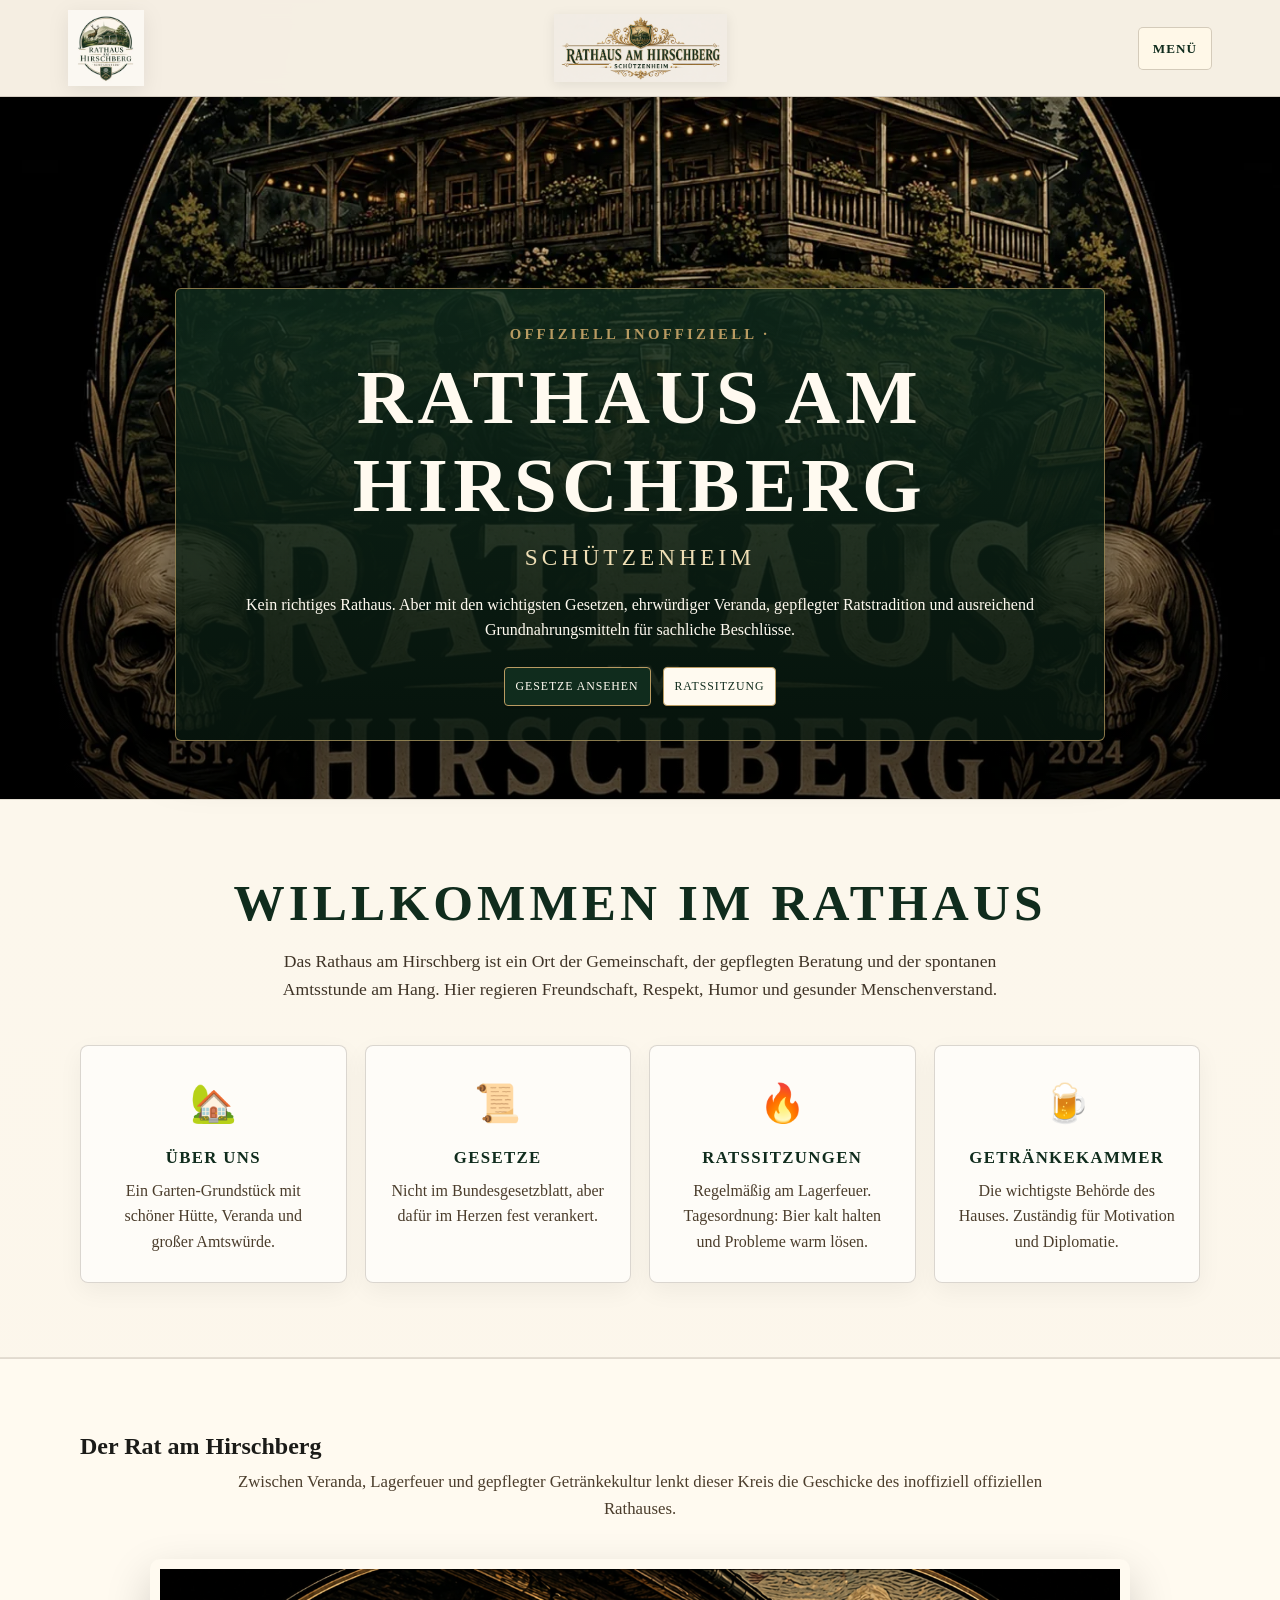
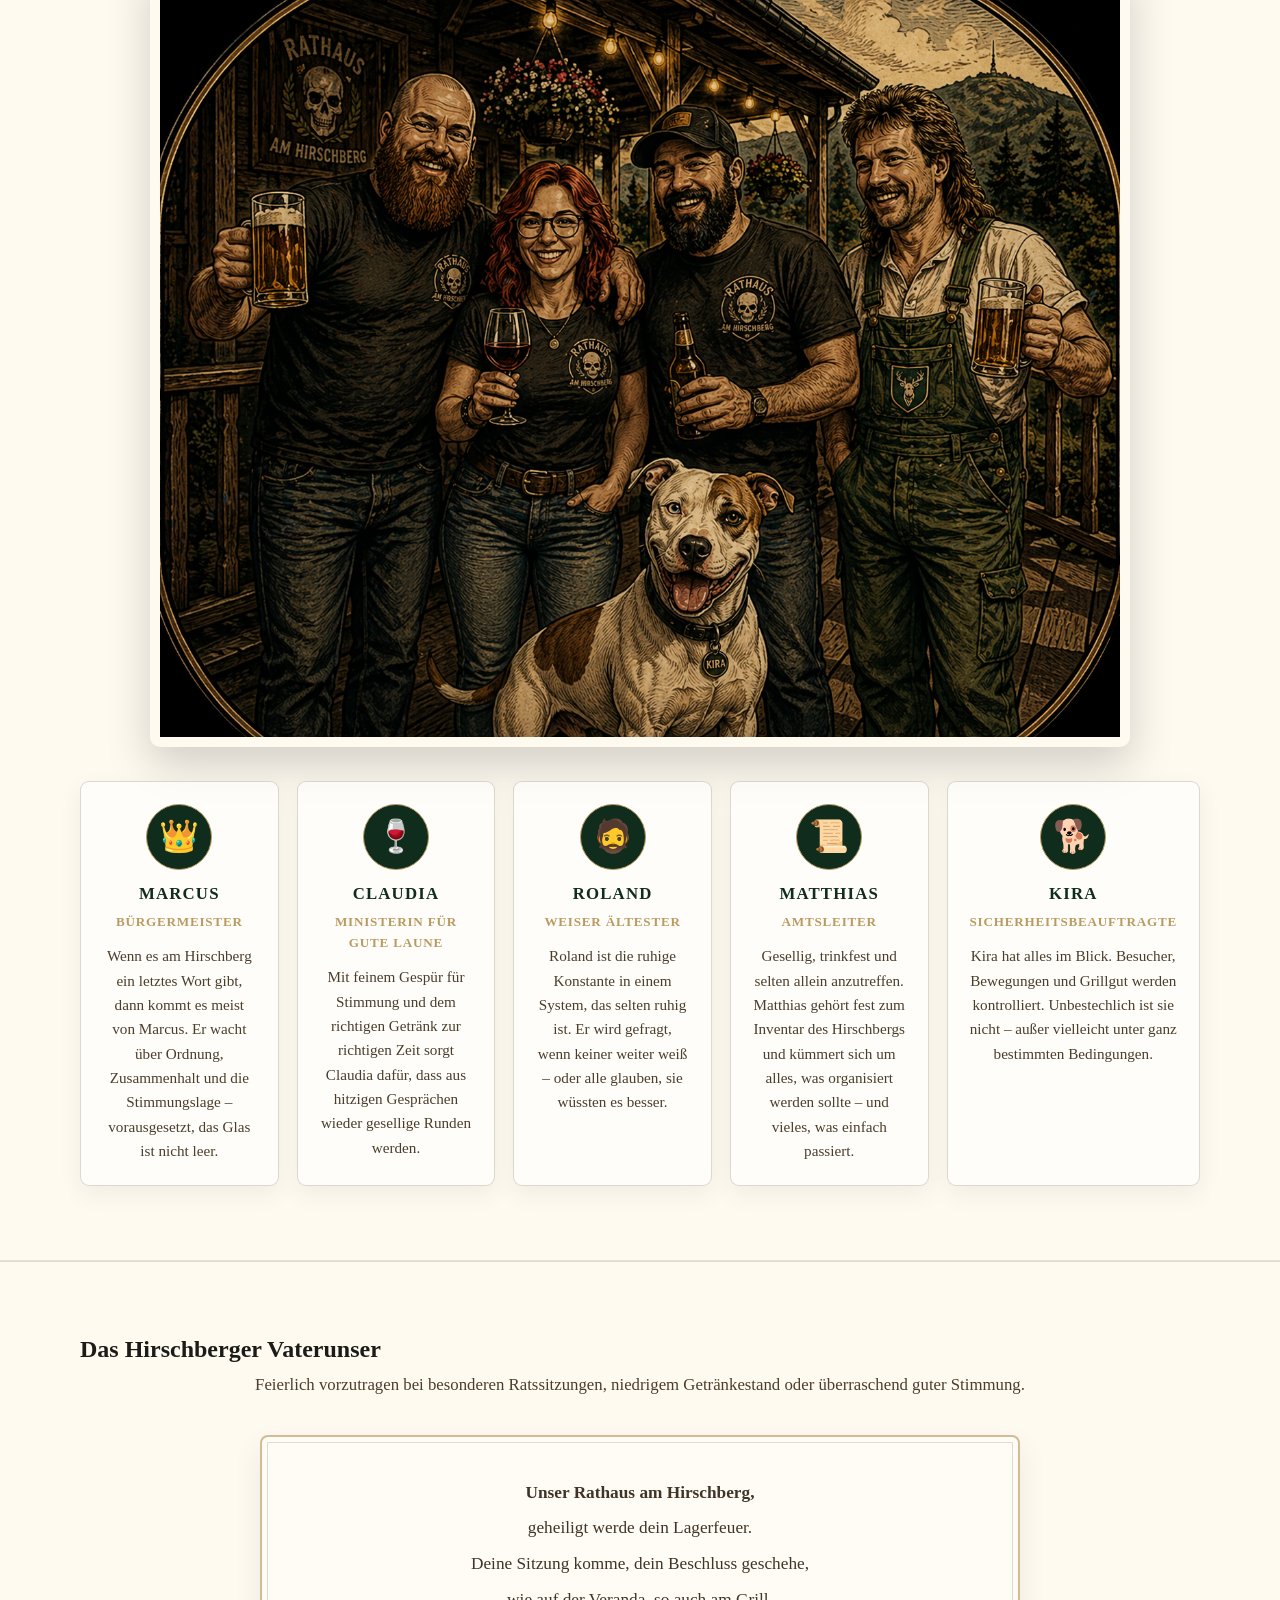
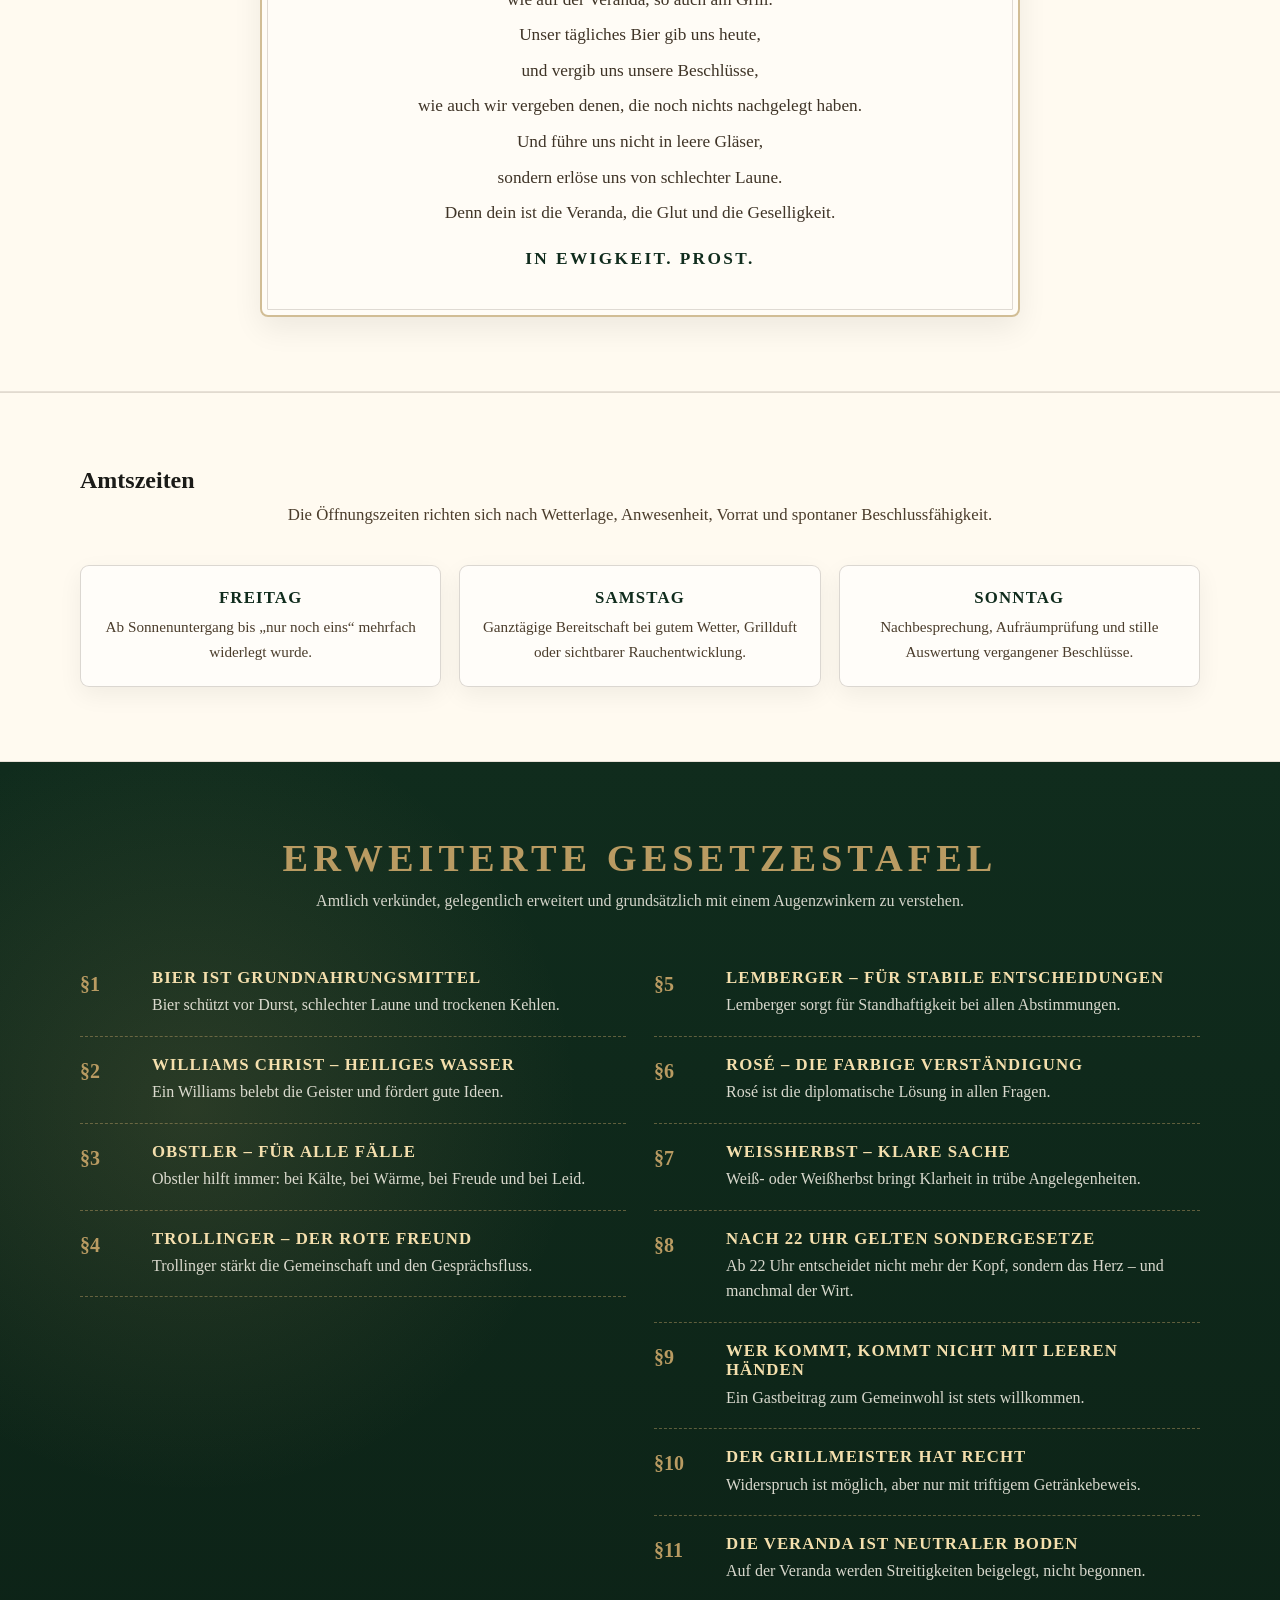
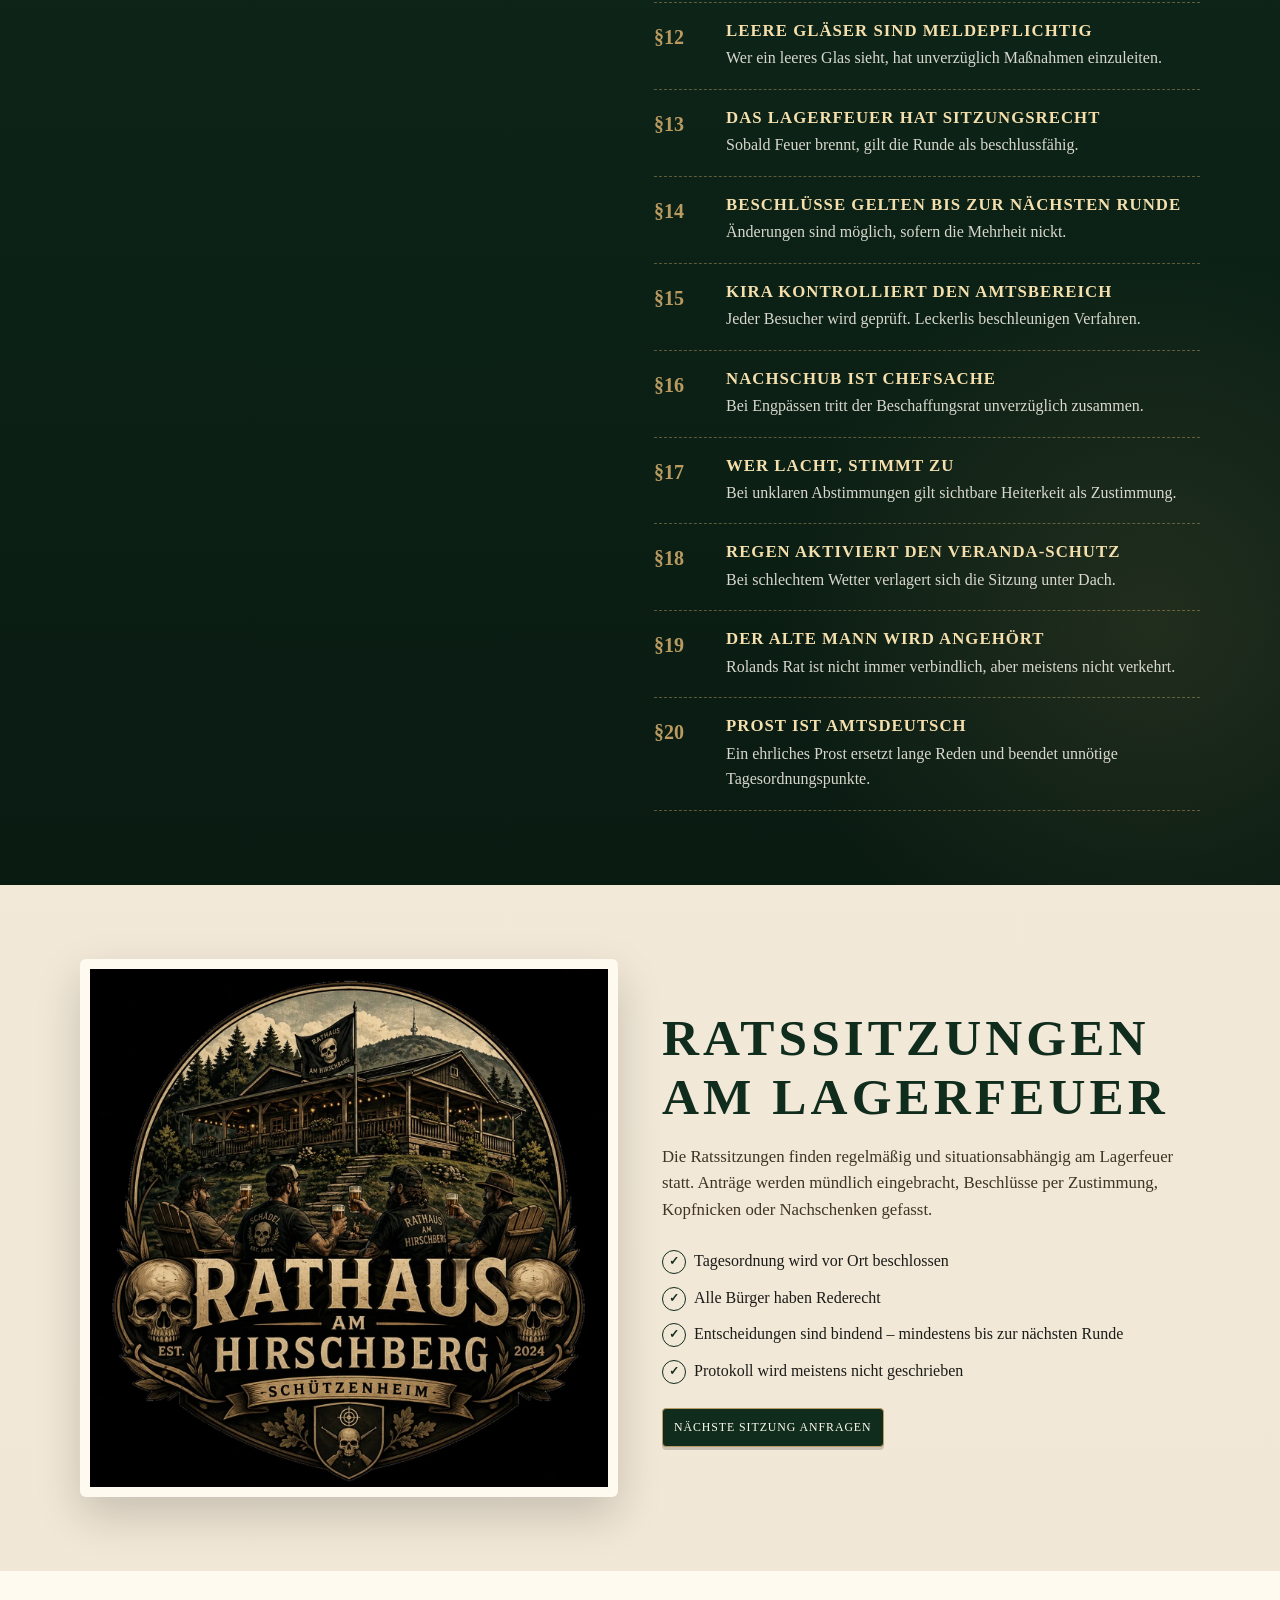
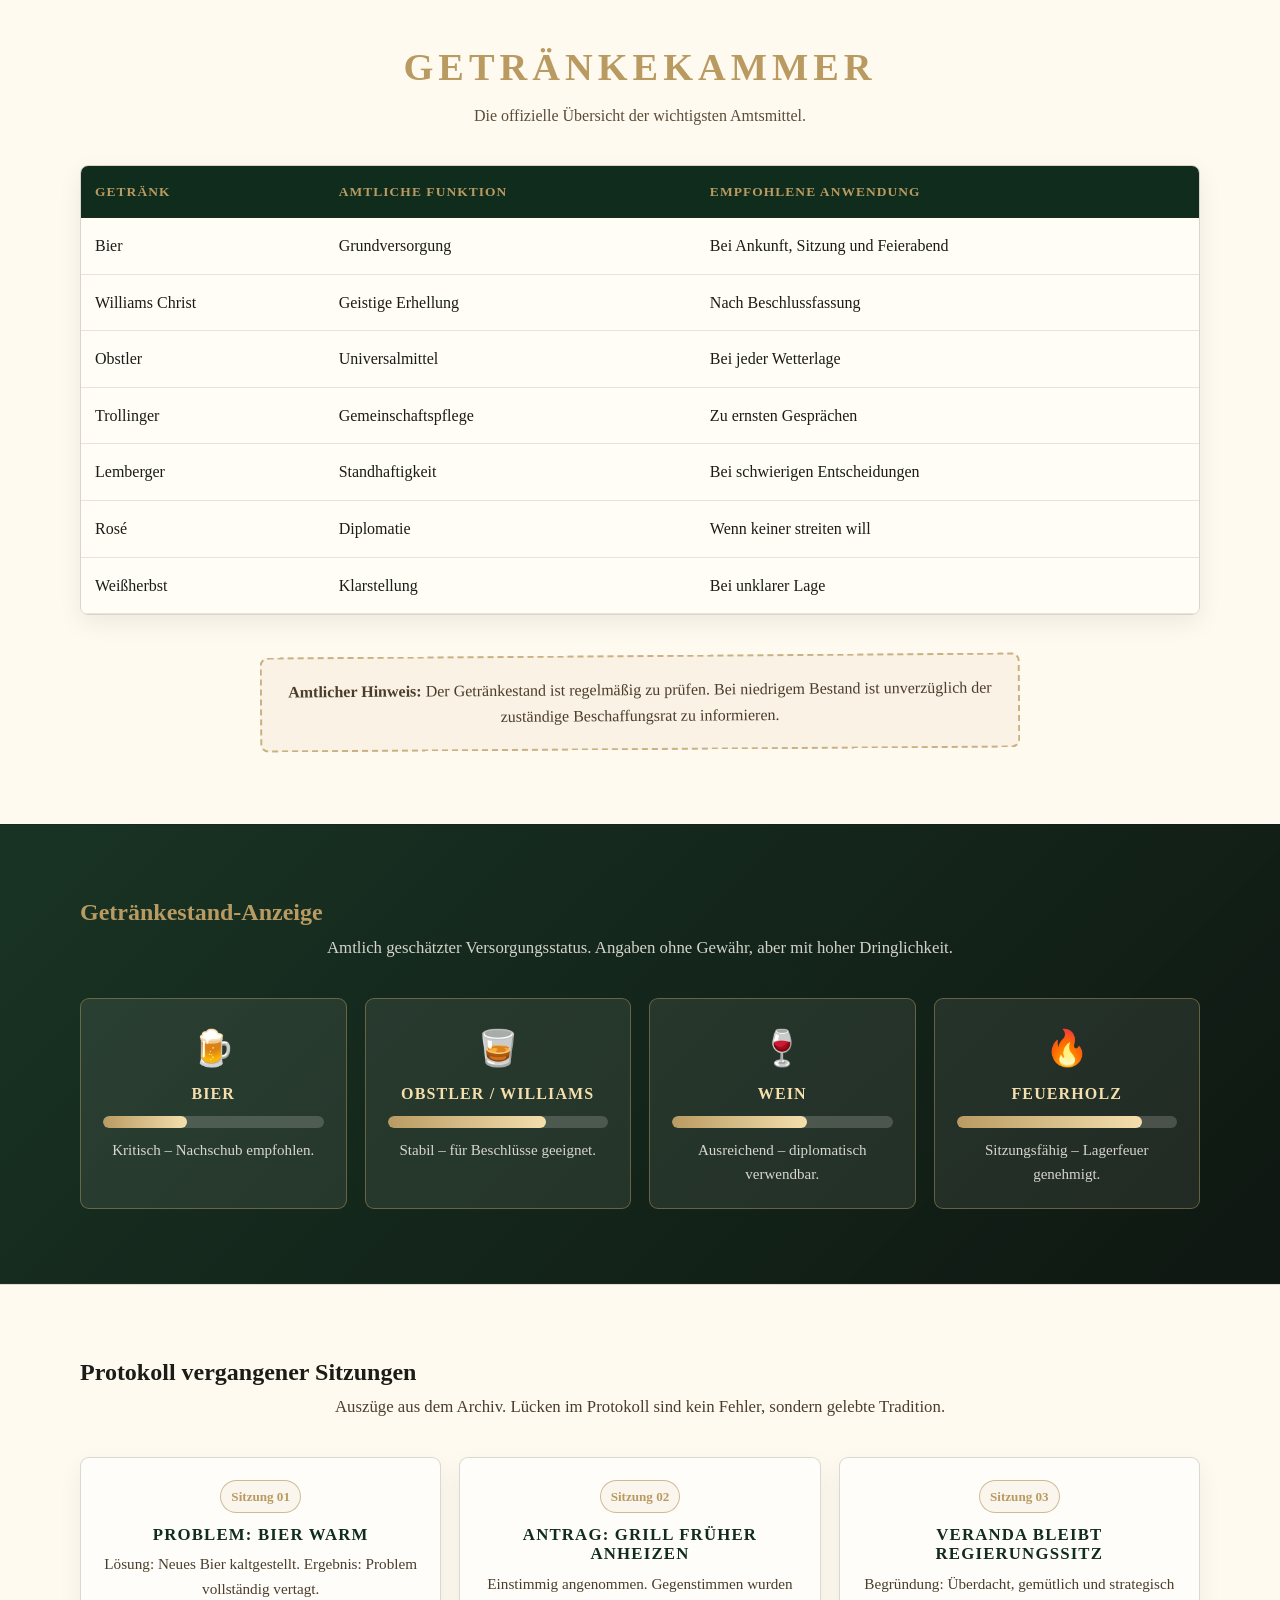
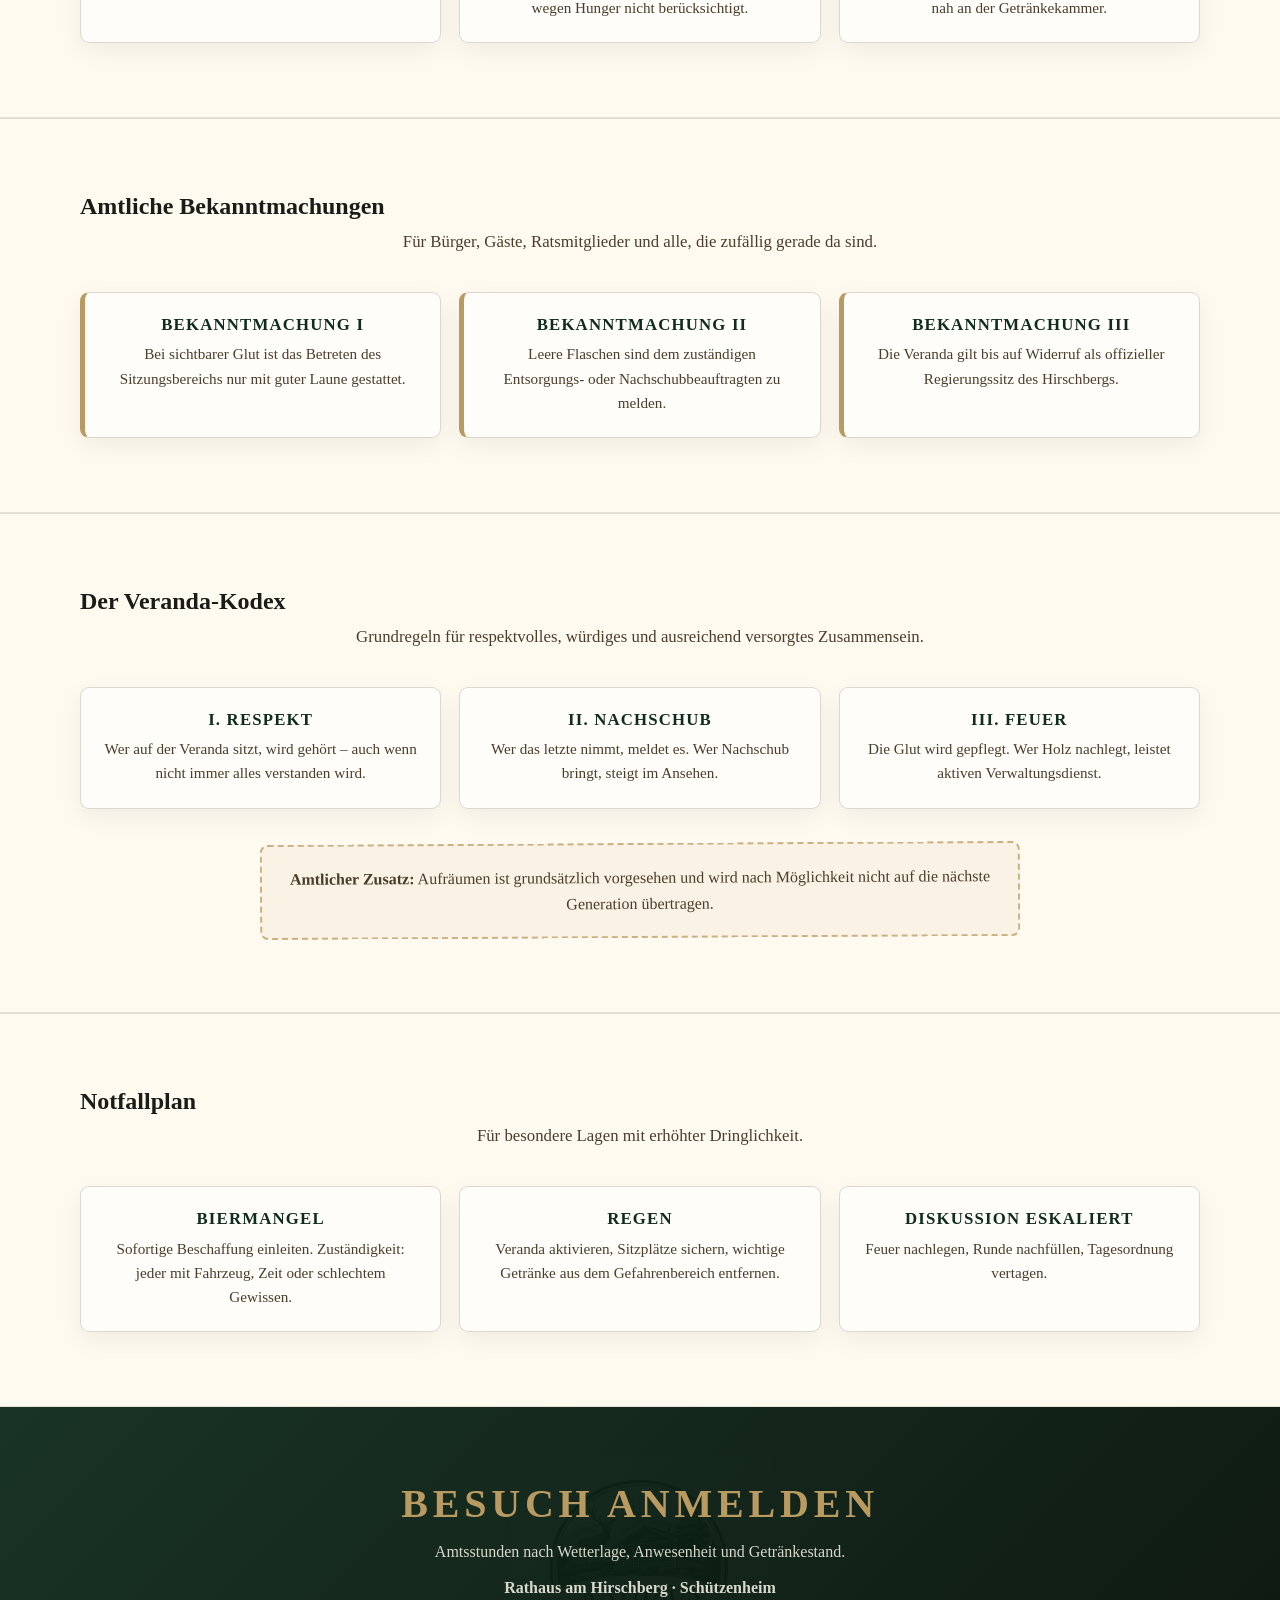
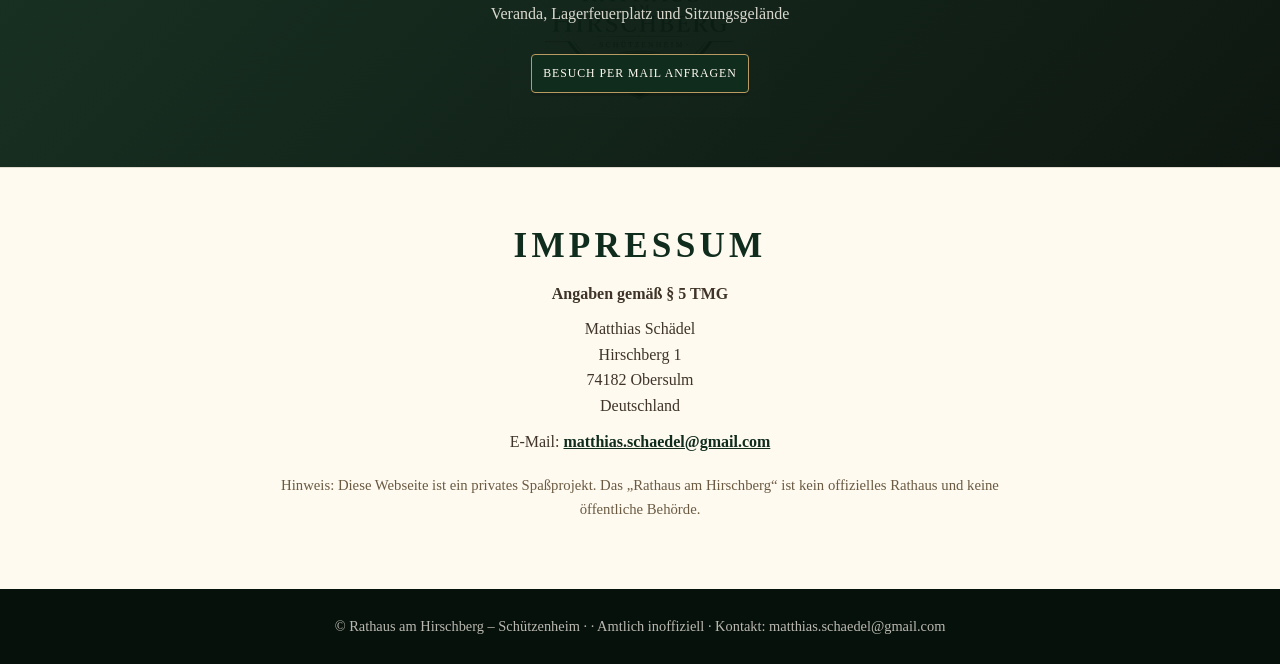
<file: index.html>
<!DOCTYPE html>
<html lang="de">
<head> <meta charset="UTF-8" /> <meta name="viewport" content="width=device-width, initial-scale=1.0" /> <title>Rathaus am Hirschberg – Schützenheim</title> <meta name="description" content="Die offizielle, inoffizielle Webseite des Rathaus am Hirschberg – Schützenheim. Seriös im Auftritt, lustig im Betrieb." /> <link rel="preload" as="image" href="betrieb-rathaus-hirschberg.webp" type="image/webp" /> <link rel="icon" href="logo-rathaus-hirschberg.webp" type="image/webp" /> <link rel="preload" as="image" href="header-rathaus-hirschberg.png" type="image/png" /> <style> :root{ --green:#102c1d; --green2:#193b27; --gold:#b99b62; --cream:#f5efe3; --paper:#fffaf0; --brown:#3b2a1a; --text:#1b1b18; --muted:#6c5b42; --shadow:0 18px 45px rgba(0,0,0,.18); } *{box-sizing:border-box} html{scroll-behavior:smooth} body{ margin:0; font-family: Georgia, "Times New Roman", serif; color:var(--text); background: radial-gradient(circle at top left, rgba(185,155,98,.18), transparent 32rem), linear-gradient(180deg,var(--cream),#efe3cf); line-height:1.6; } img{max-width:100%;display:block} a{color:inherit;text-decoration:none} section{padding:74px 20px} .container{width:min(1120px,100%);margin:auto} .topbar{ position:sticky; top:0; z-index:50; background:rgba(245,239,227,.96); border-bottom:1px solid rgba(59,42,26,.16); backdrop-filter: blur(10px); } .nav{ width:min(1180px,100%); margin:auto; display:flex; align-items:center; justify-content:space-between; gap:16px; padding:10px 18px; } .brand{ display:flex; align-items:center; gap:12px; color:var(--green); min-width:0; } .brand img{ width:88px; height:auto; flex:0 0 auto; filter:drop-shadow(0 5px 10px rgba(0,0,0,.08)); } .brand-title{ font-weight:bold; letter-spacing:.07em; text-transform:uppercase; line-height:1.15; white-space:nowrap; } .brand-title small{ display:block; font-size:.7rem; color:var(--brown); letter-spacing:.18em; text-align:center; margin-top:2px; } .links{ display:flex; gap:12px; align-items:center; font-size:.76rem; text-transform:uppercase; letter-spacing:.055em; white-space:nowrap; } .links a:not(.btn){ padding:8px 0; border-bottom:2px solid transparent; } .links a:hover{ color:var(--gold); border-color:var(--gold); } .btn{ display:inline-flex; align-items:center; justify-content:center; gap:8px; background:var(--green); color:var(--paper); padding:10px 13px; border-radius:4px; border:1px solid var(--gold); text-transform:uppercase; font-size:.82rem; letter-spacing:.08em; box-shadow:0 3px 0 rgba(0,0,0,.16); transition:.18s ease; cursor:pointer; } .btn:hover{background:var(--green2);transform:translateY(-1px)} .btn.light{background:var(--paper);color:var(--green)} .btn.light:hover{background:#f0dfbd} .mobile-menu{ display:none; position:relative; } .menu-toggle{ display:none; } .hamburger{ display:none; padding:9px 12px; border:1px solid rgba(59,42,26,.22); border-radius:5px; background:#fff8e8; color:var(--green); font-weight:bold; letter-spacing:.08em; text-transform:uppercase; font-size:.82rem; } .hero{ min-height:78vh; min-height:78svh; background: linear-gradient(to bottom, rgba(0,0,0,.08), rgba(0,0,0,.18) 35%, rgba(0,0,0,.62)), url("betrieb-rathaus-hirschberg.webp") center/cover no-repeat; display:flex; align-items:flex-end; justify-content:center; text-align:center; color:var(--paper); padding:110px 20px 58px; } .hero-card{ width:min(930px,100%); background:linear-gradient(180deg,rgba(16,44,29,.82),rgba(8,24,15,.82)); border:1px solid rgba(185,155,98,.72); padding:34px 30px; box-shadow:0 18px 50px rgba(0,0,0,.38); border-radius:6px; } .eyebrow{ margin:0 0 8px; text-transform:uppercase; letter-spacing:.22em; color:var(--gold); font-weight:bold; font-size:.92rem; } h1,h2,h3{line-height:1.15;margin:0;color:inherit} h1{ font-size:clamp(2.35rem,6vw,5.2rem); letter-spacing:.07em; text-transform:uppercase; text-wrap:balance; } .subtitle{ font-size:clamp(1.1rem,2.3vw,1.45rem); letter-spacing:.18em; text-transform:uppercase; margin:.5rem 0 1rem; color:#f0dfb6; } .hero p:last-child{ font-size:clamp(1rem,2vw,1.16rem); margin:0 auto; max-width:790px; text-wrap:balance; } .quick-actions{ display:flex; justify-content:center; flex-wrap:wrap; gap:12px; margin-top:24px; } .intro{ text-align:center; background:rgba(255,250,240,.76); border-top:1px solid rgba(59,42,26,.12); border-bottom:1px solid rgba(59,42,26,.12); } .intro h2, .split h2, .drinks h2{ color:var(--green); font-size:clamp(2rem,4vw,3.5rem); text-transform:uppercase; letter-spacing:.08em; margin-bottom:14px; text-wrap:balance; } .lead{ max-width:780px; margin:0 auto; font-size:1.1rem; color:#3f3427; } .cards{ display:grid; grid-template-columns:repeat(4,1fr); gap:18px; margin-top:42px; } .card{ background:rgba(255,255,255,.62); border:1px solid rgba(59,42,26,.18); padding:28px 22px; min-height:220px; border-radius:8px; box-shadow:0 8px 24px rgba(0,0,0,.05); } .icon{font-size:2.35rem;margin-bottom:14px} .card h3{ color:var(--green); text-transform:uppercase; letter-spacing:.08em; font-size:1.05rem; margin-bottom:10px; } .card p{margin:0;color:#4b3d2c} .laws{ background: radial-gradient(circle at 15% 20%, rgba(185,155,98,.16), transparent 22%), radial-gradient(circle at 90% 85%, rgba(185,155,98,.13), transparent 20%), linear-gradient(180deg,var(--green),#0a1b12); color:var(--paper); } .section-title{ text-align:center; margin-bottom:36px; } .section-title h2{ color:var(--gold); text-transform:uppercase; letter-spacing:.13em; font-size:clamp(1.75rem,3vw,2.75rem); text-wrap:balance; } .section-title p{ margin:8px auto 0; max-width:760px; color:rgba(255,250,240,.82); } .law-grid{ display:grid; grid-template-columns:1fr 1fr; gap:28px; } .law{ display:grid; grid-template-columns:56px 1fr; gap:16px; padding:18px 0; border-bottom:1px dashed rgba(185,155,98,.48); } .law-no{ color:var(--gold); font-size:1.25rem; font-weight:bold; } .law h3{ color:#f4dfad; font-size:1.05rem; text-transform:uppercase; letter-spacing:.06em; margin-bottom:5px; } .law p{margin:0;color:rgba(255,250,240,.84)} .split{ display:grid; grid-template-columns:1fr 1fr; gap:44px; align-items:center; } .image-frame{ border:10px solid var(--paper); box-shadow:var(--shadow); border-radius:6px; overflow:hidden; background:var(--paper); } .split p{color:#3f3427;font-size:1.05rem} .list{ list-style:none; padding:0; margin:24px 0; } .list li{ margin:11px 0; padding-left:32px; position:relative; } .list li::before{ content:"✓"; position:absolute; left:0; top:2px; color:var(--green); font-weight:bold; border:1px solid var(--green); width:22px; height:22px; border-radius:50%; text-align:center; line-height:20px; font-size:.78rem; } .drinks{ background:var(--paper); } .table-wrap{ overflow-x:auto; -webkit-overflow-scrolling:touch; border-radius:8px; box-shadow:0 8px 25px rgba(0,0,0,.07); border:1px solid rgba(59,42,26,.18); } .drink-table{ width:100%; min-width:720px; border-collapse:collapse; background:#fffdf6; } .drink-table th,.drink-table td{ text-align:left; padding:15px 14px; border-bottom:1px solid rgba(59,42,26,.12); vertical-align:top; } .drink-table th{ background:var(--green); color:var(--gold); text-transform:uppercase; letter-spacing:.08em; font-size:.84rem; } .stamp{ margin:40px auto 0; width:min(760px,100%); border:2px dashed rgba(185,155,98,.75); padding:20px; text-align:center; color:#4b3d2c; background:rgba(185,155,98,.08); border-radius:8px; transform:rotate(-.4deg); } .contact{ background: linear-gradient(135deg,rgba(16,44,29,.96),rgba(7,17,11,.97)), url("logo-rathaus-hirschberg.webp") center/260px no-repeat; color:var(--paper); text-align:center; } .contact h2{ color:var(--gold); text-transform:uppercase; letter-spacing:.12em; font-size:clamp(1.8rem,4vw,2.5rem); margin-bottom:12px; } .contact p{max-width:720px;margin:10px auto;color:rgba(255,250,240,.84)} .contact .btn{margin-top:18px} .impressum{ background:var(--paper); color:var(--text); text-align:center; border-top:1px solid rgba(59,42,26,.15); padding:58px 20px; } .impressum h2{ color:var(--green); text-transform:uppercase; letter-spacing:.12em; font-size:clamp(1.6rem,3vw,2.2rem); margin-bottom:14px; } .impressum p{ max-width:760px; margin:10px auto; color:#3f3427; } .impressum a{ color:var(--green); text-decoration:underline; font-weight:bold; } .impressum .small{ font-size:.92rem; color:#6b5a42; margin-top:20px; } .extra-section{background:var(--paper);color:var(--text);border-top:1px solid rgba(59,42,26,.15);border-bottom:1px solid rgba(59,42,26,.12)} .extra-section.dark{background:linear-gradient(135deg,rgba(16,44,29,.96),rgba(7,17,11,.97));color:var(--paper)} .extra-section.dark h2{color:var(--gold)} .extra-subtitle{max-width:820px;margin:8px auto 36px;text-align:center;color:#4b3d2c;font-size:1.05rem} .extra-section.dark .extra-subtitle{color:rgba(255,250,240,.82)} .team-grid{display:grid;grid-template-columns:repeat(5,1fr);gap:18px;margin-top:34px} .team-card,.info-card,.protocol-card{background:rgba(255,255,255,.62);border:1px solid rgba(59,42,26,.18);border-radius:9px;padding:22px;text-align:center;box-shadow:0 8px 24px rgba(0,0,0,.06)} .team-avatar{width:66px;height:66px;border-radius:50%;display:grid;place-items:center;margin:0 auto 14px;background:var(--green);color:var(--gold);font-size:2rem;border:1px solid var(--gold)} .team-card h3,.info-card h3,.protocol-card h3{color:var(--green);font-size:1.05rem;text-transform:uppercase;letter-spacing:.07em;margin-bottom:8px} .team-role{color:var(--gold);font-weight:bold;margin:0 0 12px;text-transform:uppercase;letter-spacing:.06em;font-size:.82rem} .team-card p:last-child,.info-card p,.protocol-card p{color:#4b3d2c;margin:0;font-size:.95rem} .prayer-box{width:min(760px,100%);margin:0 auto;padding:34px 26px;border:2px solid rgba(185,155,98,.65);outline:1px solid rgba(59,42,26,.16);outline-offset:-8px;background:rgba(255,255,255,.38);text-align:center;box-shadow:0 12px 30px rgba(0,0,0,.07);border-radius:8px} .prayer-box p{margin:8px auto;color:#3f3427;font-size:1.08rem} .prayer-box .amen{margin-top:18px;color:var(--green);font-weight:bold;text-transform:uppercase;letter-spacing:.14em} .info-grid{display:grid;grid-template-columns:repeat(3,1fr);gap:18px} .status-grid{display:grid;grid-template-columns:repeat(4,1fr);gap:18px} .status-card{background:rgba(255,250,240,.08);border:1px solid rgba(185,155,98,.45);border-radius:9px;padding:22px;text-align:center} .status-icon{font-size:2.2rem;margin-bottom:8px} .status-card h3{color:#f4dfad;text-transform:uppercase;letter-spacing:.07em;font-size:1rem;margin-bottom:12px} .status-bar{height:12px;border-radius:99px;background:rgba(255,250,240,.18);overflow:hidden;margin:10px 0} .status-bar span{display:block;height:100%;background:linear-gradient(90deg,var(--gold),#f4dfad);border-radius:99px} .status-card p{color:rgba(255,250,240,.82);margin:8px 0 0;font-size:.94rem} .protocol-grid{display:grid;grid-template-columns:repeat(3,1fr);gap:18px} .protocol-meta{display:inline-block;margin-bottom:12px;padding:5px 10px;border:1px solid rgba(185,155,98,.65);color:var(--gold);background:rgba(185,155,98,.08);border-radius:99px;font-size:.82rem;font-weight:bold} .notice-card{border-left:5px solid var(--gold)} .seal-note{margin:34px auto 0;width:min(760px,100%);border:2px dashed rgba(185,155,98,.75);padding:20px;text-align:center;color:#4b3d2c;background:rgba(185,155,98,.08);border-radius:8px;transform:rotate(-.3deg)} @media(max-width:980px){.team-grid{grid-template-columns:1fr 1fr}.team-card:last-child{grid-column:1/-1}.info-grid,.protocol-grid{grid-template-columns:1fr}.status-grid{grid-template-columns:1fr 1fr}} @media(max-width:650px){.team-grid,.status-grid{grid-template-columns:1fr}.prayer-box{padding:28px 18px}.prayer-box p{font-size:1rem}} footer{ background:#07110b; color:rgba(255,250,240,.72); text-align:center; padding:26px 20px; font-size:.9rem; } /* Laptop-Fix: verhindert Überlagerung von Logo/Titel und Navigation */ @media (max-width:1500px){ .nav{ gap:10px; } .brand img{ width:70px; } .brand-title{ font-size:.92rem; max-width:260px; overflow:hidden; text-overflow:ellipsis; } .links{ gap:10px; font-size:.72rem; letter-spacing:.045em; } .btn{ padding:9px 11px; font-size:.74rem; } } /* Bei normalen Laptopbreiten: Menü als Button anzeigen statt zu überlappen */ @media (max-width:1320px){ .links{display:none} .hamburger{display:inline-flex} .mobile-menu{display:block} .mobile-panel{ display:none; position:absolute; right:0; top:46px; width:min(88vw,340px); max-height:calc(100vh - 80px); overflow:auto; background:var(--paper); border:1px solid rgba(59,42,26,.2); border-radius:8px; box-shadow:var(--shadow); } .mobile-panel a{ display:block; padding:15px 18px; border-bottom:1px solid rgba(59,42,26,.12); text-transform:uppercase; letter-spacing:.08em; font-size:.9rem; color:var(--green); } .mobile-panel a:last-child{border-bottom:0} .menu-toggle:checked ~ .mobile-panel{display:block} } @media (max-width:1180px){ .links{display:none} .hamburger{display:inline-flex} .mobile-menu{ display:block; } .mobile-panel{ display:none; position:absolute; right:0; top:46px; width:min(88vw,340px); max-height:calc(100vh - 80px); overflow:auto; background:var(--paper); border:1px solid rgba(59,42,26,.2); border-radius:8px; box-shadow:var(--shadow); overflow:hidden; } .mobile-panel a{ display:block; padding:15px 18px; border-bottom:1px solid rgba(59,42,26,.12); text-transform:uppercase; letter-spacing:.08em; font-size:.9rem; color:var(--green); } .mobile-panel a:last-child{border-bottom:0} .menu-toggle:checked ~ .mobile-panel{display:block} .cards{grid-template-columns:1fr 1fr} .law-grid,.split{grid-template-columns:1fr} .split .image-frame{order:-1} } @media (max-width:650px){ section{padding:56px 16px} .nav{padding:8px 12px} .brand{gap:9px} .brand img{width:64px} .brand-title{ font-size:.9rem; letter-spacing:.04em; } .brand-title small{ font-size:.58rem; letter-spacing:.12em; } .hamburger{ padding:8px 10px; font-size:.76rem; } .hero{ min-height:78svh; padding:90px 14px 24px; background-position:center top; } .hero-card{ padding:22px 16px; border-radius:8px; } .eyebrow{ font-size:.78rem; letter-spacing:.14em; } h1{ font-size:2.2rem; letter-spacing:.04em; } .subtitle{ font-size:.95rem; letter-spacing:.12em; } .quick-actions .btn{ width:100%; max-width:300px; } .cards{grid-template-columns:1fr} .card{ min-height:auto; padding:24px 20px; } .law{ grid-template-columns:46px 1fr; gap:12px; padding:16px 0; } .law h3{font-size:.96rem} .law p{font-size:.95rem} .image-frame{ border-width:6px; } .stamp{ padding:16px; font-size:.95rem; } } @media (max-width:380px){ .brand-title{display:none} .brand img{width:70px} h1{font-size:1.95rem} } /* Final: Navigation auf PC/Laptop/Handy als Dropdown-Menü */ .links{ display:none !important; } .mobile-menu{ display:block !important; position:relative; } .hamburger{ display:inline-flex !important; align-items:center; justify-content:center; padding:10px 14px; border:1px solid rgba(59,42,26,.22); border-radius:5px; background:#fff8e8; color:var(--green); font-weight:bold; letter-spacing:.08em; text-transform:uppercase; font-size:.82rem; cursor:pointer; user-select:none; } .mobile-panel{ display:none; position:absolute; right:0; top:48px; width:min(88vw,360px); max-height:calc(100vh - 90px); overflow:auto; background:var(--paper); border:1px solid rgba(59,42,26,.2); border-radius:8px; box-shadow:var(--shadow); z-index:999; } .mobile-panel a{ display:block; padding:15px 18px; border-bottom:1px solid rgba(59,42,26,.12); text-transform:uppercase; letter-spacing:.08em; font-size:.9rem; color:var(--green); } .mobile-panel a:hover{ background:rgba(185,155,98,.12); color:var(--brown); } .mobile-panel a:last-child{ border-bottom:0; } .menu-toggle:checked ~ .mobile-panel{ display:block; } /* Smartphone Header mittig anzeigen */
.mobile-title{ display:none; font-weight:bold; color:var(--green); text-align:center; flex:1; font-size:.9rem; letter-spacing:.08em;
} @media(max-width:900px){ .brand-title{ display:none; } .mobile-title{ display:block; }
} /* Prunkvoller Header-Titel als Bild */
.header-banner{ display:block; height:78px; width:auto; max-width:min(760px,58vw); object-fit:contain; margin:0 auto; flex:1 1 auto; filter:drop-shadow(0 3px 6px rgba(0,0,0,.08));
} .brand{ flex:0 0 auto;
} .brand img{ width:76px;
} .nav{ min-height:92px;
} .brand-title,
.mobile-title{ display:none !important;
} @media(max-width:1320px){ .header-banner{ max-width:min(640px,58vw); height:68px; }
} @media(max-width:700px){ .nav{ min-height:74px; gap:8px; padding:8px 10px; } .brand img{ width:56px !important; } .header-banner{ height:46px; max-width:calc(100vw - 150px); } .hamburger{ padding:7px 9px !important; font-size:.72rem !important; }
} @media(max-width:390px){ .brand img{ width:50px !important; } .header-banner{ height:40px; max-width:calc(100vw - 132px); }
} /* Bild des Rates am Hirschberg */
.rat-image-frame{ width:min(980px,100%); margin:0 auto 34px; border:10px solid var(--paper); border-radius:10px; overflow:hidden; box-shadow:var(--shadow); background:var(--paper);
}
.rat-image-frame img{ width:100%; height:auto; display:block;
}
@media(max-width:650px){ .rat-image-frame{ border-width:6px; margin-bottom:26px; }
} </style>
</head> <body> <header class="topbar"> <nav class="nav"> <a class="brand" href="#home" aria-label="Zur Startseite"> <img src="logo-rathaus-hirschberg.webp" alt="Logo Rathaus am Hirschberg"></a> <img class="header-banner" src="header-rathaus-hirschberg.png" alt="Rathaus am Hirschberg Schützenheim"> <div class="links"> <a href="#rathaus">Das Rathaus</a> <a href="#gesetze">Gesetze</a> <a href="#ratssitzungen">Ratssitzungen</a> <a href="#rat">Der Rat</a> <a href="#getraenke">Getränkekammer</a> <a href="#getraenkestand">Stand</a> <a href="#impressum">Impressum</a> <a class="btn" href="#kontakt">Besuch anmelden</a> </div> <div class="mobile-menu"> <input class="menu-toggle" type="checkbox" id="menu-toggle" /> <label class="hamburger" for="menu-toggle">Menü</label> <div class="mobile-panel"> <a href="#rathaus">Das Rathaus</a> <a href="#gesetze">Gesetze</a> <a href="#ratssitzungen">Ratssitzungen</a> <a href="#rat">Der Rat</a> <a href="#vaterunser">Vaterunser</a> <a href="#amtszeiten">Amtszeiten</a> <a href="#bekanntmachungen">Bekanntmachungen</a> <a href="#notfallplan">Notfallplan</a> <a href="#getraenke">Getränkekammer</a> <a href="#impressum">Impressum</a> <a href="#kontakt">Besuch anmelden</a> </div> </div> </nav> </header> <main id="home"> <section class="hero"> <div class="hero-card"> <p class="eyebrow">Offiziell inoffiziell · </p> <h1>Rathaus am Hirschberg</h1> <div class="subtitle">Schützenheim</div> <p>Kein richtiges Rathaus. Aber mit den wichtigsten Gesetzen, ehrwürdiger Veranda, gepflegter Ratstradition und ausreichend Grundnahrungsmitteln für sachliche Beschlüsse.</p> <div class="quick-actions"> <a class="btn" href="#gesetze">Gesetze ansehen</a> <a class="btn light" href="#ratssitzungen">Ratssitzung</a> </div> </div> </section> <section class="intro" id="rathaus"> <div class="container"> <h2>Willkommen im Rathaus</h2> <p class="lead">Das Rathaus am Hirschberg ist ein Ort der Gemeinschaft, der gepflegten Beratung und der spontanen Amtsstunde am Hang. Hier regieren Freundschaft, Respekt, Humor und gesunder Menschenverstand.</p> <div class="cards"> <div class="card"> <div class="icon">🏡</div> <h3>Über uns</h3> <p>Ein Garten-Grundstück mit schöner Hütte, Veranda und großer Amtswürde.</p> </div> <div class="card"> <div class="icon">📜</div> <h3>Gesetze</h3> <p>Nicht im Bundesgesetzblatt, aber dafür im Herzen fest verankert.</p> </div> <div class="card"> <div class="icon">🔥</div> <h3>Ratssitzungen</h3> <p>Regelmäßig am Lagerfeuer. Tagesordnung: Bier kalt halten und Probleme warm lösen.</p> </div> <div class="card"> <div class="icon">🍺</div> <h3>Getränkekammer</h3> <p>Die wichtigste Behörde des Hauses. Zuständig für Motivation und Diplomatie.</p> </div> </div> </div> </section> <section class="extra-section" id="rat"> <div class="container"> <h2>Der Rat am Hirschberg</h2> <p class="extra-subtitle">Zwischen Veranda, Lagerfeuer und gepflegter Getränkekultur lenkt dieser Kreis die Geschicke des inoffiziell offiziellen Rathauses.</p> <div class="rat-image-frame"><img src="ratsmitglieder-hirschberg.png" alt="Der Rat am Hirschberg auf der Veranda"></div> <div class="team-grid"> <article class="team-card"><div class="team-avatar">👑</div><h3>Marcus</h3><p class="team-role">Bürgermeister</p><p>Wenn es am Hirschberg ein letztes Wort gibt, dann kommt es meist von Marcus. Er wacht über Ordnung, Zusammenhalt und die Stimmungslage – vorausgesetzt, das Glas ist nicht leer.</p></article> <article class="team-card"><div class="team-avatar">🍷</div><h3>Claudia</h3><p class="team-role">Ministerin für gute Laune</p><p>Mit feinem Gespür für Stimmung und dem richtigen Getränk zur richtigen Zeit sorgt Claudia dafür, dass aus hitzigen Gesprächen wieder gesellige Runden werden.</p></article> <article class="team-card"><div class="team-avatar">🧔</div><h3>Roland</h3><p class="team-role">Weiser Ältester</p><p>Roland ist die ruhige Konstante in einem System, das selten ruhig ist. Er wird gefragt, wenn keiner weiter weiß – oder alle glauben, sie wüssten es besser.</p></article> <article class="team-card"><div class="team-avatar">📜</div><h3>Matthias</h3><p class="team-role">Amtsleiter</p><p>Gesellig, trinkfest und selten allein anzutreffen. Matthias gehört fest zum Inventar des Hirschbergs und kümmert sich um alles, was organisiert werden sollte – und vieles, was einfach passiert.</p></article> <article class="team-card"><div class="team-avatar">🐕</div><h3>Kira</h3><p class="team-role">Sicherheitsbeauftragte</p><p>Kira hat alles im Blick. Besucher, Bewegungen und Grillgut werden kontrolliert. Unbestechlich ist sie nicht – außer vielleicht unter ganz bestimmten Bedingungen.</p></article> </div> </div> </section> <section class="extra-section" id="vaterunser"> <div class="container"> <h2>Das Hirschberger Vaterunser</h2> <p class="extra-subtitle">Feierlich vorzutragen bei besonderen Ratssitzungen, niedrigem Getränkestand oder überraschend guter Stimmung.</p> <div class="prayer-box"> <p><strong>Unser Rathaus am Hirschberg,</strong></p><p>geheiligt werde dein Lagerfeuer.</p><p>Deine Sitzung komme, dein Beschluss geschehe,</p><p>wie auf der Veranda, so auch am Grill.</p><p>Unser tägliches Bier gib uns heute,</p><p>und vergib uns unsere Beschlüsse,</p><p>wie auch wir vergeben denen, die noch nichts nachgelegt haben.</p><p>Und führe uns nicht in leere Gläser,</p><p>sondern erlöse uns von schlechter Laune.</p><p>Denn dein ist die Veranda, die Glut und die Geselligkeit.</p><p class="amen">In Ewigkeit. Prost.</p> </div> </div> </section> <section class="extra-section" id="amtszeiten"> <div class="container"> <h2>Amtszeiten</h2> <p class="extra-subtitle">Die Öffnungszeiten richten sich nach Wetterlage, Anwesenheit, Vorrat und spontaner Beschlussfähigkeit.</p> <div class="info-grid"> <article class="info-card"><h3>Freitag</h3><p>Ab Sonnenuntergang bis „nur noch eins“ mehrfach widerlegt wurde.</p></article> <article class="info-card"><h3>Samstag</h3><p>Ganztägige Bereitschaft bei gutem Wetter, Grillduft oder sichtbarer Rauchentwicklung.</p></article> <article class="info-card"><h3>Sonntag</h3><p>Nachbesprechung, Aufräumprüfung und stille Auswertung vergangener Beschlüsse.</p></article> </div> </div> </section> <section class="laws" id="gesetze"> <div class="container"> <div class="section-title"> <h2>Erweiterte Gesetzestafel</h2> <p>Amtlich verkündet, gelegentlich erweitert und grundsätzlich mit einem Augenzwinkern zu verstehen.</p> </div> <div class="law-grid"> <div> <article class="law"><div class="law-no">§1</div><div><h3>Bier ist Grundnahrungsmittel</h3><p>Bier schützt vor Durst, schlechter Laune und trockenen Kehlen.</p></div></article> <article class="law"><div class="law-no">§2</div><div><h3>Williams Christ – heiliges Wasser</h3><p>Ein Williams belebt die Geister und fördert gute Ideen.</p></div></article> <article class="law"><div class="law-no">§3</div><div><h3>Obstler – für alle Fälle</h3><p>Obstler hilft immer: bei Kälte, bei Wärme, bei Freude und bei Leid.</p></div></article> <article class="law"><div class="law-no">§4</div><div><h3>Trollinger – der rote Freund</h3><p>Trollinger stärkt die Gemeinschaft und den Gesprächsfluss.</p></div></article> </div> <div> <article class="law"><div class="law-no">§5</div><div><h3>Lemberger – für stabile Entscheidungen</h3><p>Lemberger sorgt für Standhaftigkeit bei allen Abstimmungen.</p></div></article> <article class="law"><div class="law-no">§6</div><div><h3>Rosé – die farbige Verständigung</h3><p>Rosé ist die diplomatische Lösung in allen Fragen.</p></div></article> <article class="law"><div class="law-no">§7</div><div><h3>Weißherbst – klare Sache</h3><p>Weiß- oder Weißherbst bringt Klarheit in trübe Angelegenheiten.</p></div></article> <article class="law"><div class="law-no">§8</div><div><h3>Nach 22 Uhr gelten Sondergesetze</h3><p>Ab 22 Uhr entscheidet nicht mehr der Kopf, sondern das Herz – und manchmal der Wirt.</p></div></article> <article class="law"><div class="law-no">§9</div><div><h3>Wer kommt, kommt nicht mit leeren Händen</h3><p>Ein Gastbeitrag zum Gemeinwohl ist stets willkommen.</p></div></article> <article class="law"><div class="law-no">§10</div><div><h3>Der Grillmeister hat Recht</h3><p>Widerspruch ist möglich, aber nur mit triftigem Getränkebeweis.</p></div></article> <article class="law"><div class="law-no">§11</div><div><h3>Die Veranda ist neutraler Boden</h3><p>Auf der Veranda werden Streitigkeiten beigelegt, nicht begonnen.</p></div></article> <article class="law"><div class="law-no">§12</div><div><h3>Leere Gläser sind meldepflichtig</h3><p>Wer ein leeres Glas sieht, hat unverzüglich Maßnahmen einzuleiten.</p></div></article> <article class="law"><div class="law-no">§13</div><div><h3>Das Lagerfeuer hat Sitzungsrecht</h3><p>Sobald Feuer brennt, gilt die Runde als beschlussfähig.</p></div></article> <article class="law"><div class="law-no">§14</div><div><h3>Beschlüsse gelten bis zur nächsten Runde</h3><p>Änderungen sind möglich, sofern die Mehrheit nickt.</p></div></article> <article class="law"><div class="law-no">§15</div><div><h3>Kira kontrolliert den Amtsbereich</h3><p>Jeder Besucher wird geprüft. Leckerlis beschleunigen Verfahren.</p></div></article> <article class="law"><div class="law-no">§16</div><div><h3>Nachschub ist Chefsache</h3><p>Bei Engpässen tritt der Beschaffungsrat unverzüglich zusammen.</p></div></article> <article class="law"><div class="law-no">§17</div><div><h3>Wer lacht, stimmt zu</h3><p>Bei unklaren Abstimmungen gilt sichtbare Heiterkeit als Zustimmung.</p></div></article> <article class="law"><div class="law-no">§18</div><div><h3>Regen aktiviert den Veranda-Schutz</h3><p>Bei schlechtem Wetter verlagert sich die Sitzung unter Dach.</p></div></article> <article class="law"><div class="law-no">§19</div><div><h3>Der alte Mann wird angehört</h3><p>Rolands Rat ist nicht immer verbindlich, aber meistens nicht verkehrt.</p></div></article> <article class="law"><div class="law-no">§20</div><div><h3>Prost ist Amtsdeutsch</h3><p>Ein ehrliches Prost ersetzt lange Reden und beendet unnötige Tagesordnungspunkte.</p></div></article> </div> </div> </div> </section> <section id="ratssitzungen"> <div class="container split"> <div class="image-frame"> <img src="betrieb-rathaus-hirschberg.webp" alt="Ratsbetrieb am Hirschberg"> </div> <div> <h2>Ratssitzungen am Lagerfeuer</h2> <p>Die Ratssitzungen finden regelmäßig und situationsabhängig am Lagerfeuer statt. Anträge werden mündlich eingebracht, Beschlüsse per Zustimmung, Kopfnicken oder Nachschenken gefasst.</p> <ul class="list"> <li>Tagesordnung wird vor Ort beschlossen</li> <li>Alle Bürger haben Rederecht</li> <li>Entscheidungen sind bindend – mindestens bis zur nächsten Runde</li> <li>Protokoll wird meistens nicht geschrieben</li> </ul> <a class="btn" href="#kontakt">Nächste Sitzung anfragen</a> </div> </div> </section> <section class="drinks" id="getraenke"> <div class="container"> <div class="section-title"> <h2>Getränkekammer</h2> <p style="color:#5b4c38">Die offizielle Übersicht der wichtigsten Amtsmittel.</p> </div> <div class="table-wrap"> <table class="drink-table"> <thead> <tr> <th>Getränk</th> <th>Amtliche Funktion</th> <th>Empfohlene Anwendung</th> </tr> </thead> <tbody> <tr><td>Bier</td><td>Grundversorgung</td><td>Bei Ankunft, Sitzung und Feierabend</td></tr> <tr><td>Williams Christ</td><td>Geistige Erhellung</td><td>Nach Beschlussfassung</td></tr> <tr><td>Obstler</td><td>Universalmittel</td><td>Bei jeder Wetterlage</td></tr> <tr><td>Trollinger</td><td>Gemeinschaftspflege</td><td>Zu ernsten Gesprächen</td></tr> <tr><td>Lemberger</td><td>Standhaftigkeit</td><td>Bei schwierigen Entscheidungen</td></tr> <tr><td>Rosé</td><td>Diplomatie</td><td>Wenn keiner streiten will</td></tr> <tr><td>Weißherbst</td><td>Klarstellung</td><td>Bei unklarer Lage</td></tr> </tbody> </table> </div> <div class="stamp"> <strong>Amtlicher Hinweis:</strong> Der Getränkestand ist regelmäßig zu prüfen. Bei niedrigem Bestand ist unverzüglich der zuständige Beschaffungsrat zu informieren. </div> </div> </section> <section class="extra-section dark" id="getraenkestand"> <div class="container"> <h2>Getränkestand-Anzeige</h2> <p class="extra-subtitle">Amtlich geschätzter Versorgungsstatus. Angaben ohne Gewähr, aber mit hoher Dringlichkeit.</p> <div class="status-grid"> <article class="status-card"><div class="status-icon">🍺</div><h3>Bier</h3><div class="status-bar"><span style="width:38%"></span></div><p>Kritisch – Nachschub empfohlen.</p></article> <article class="status-card"><div class="status-icon">🥃</div><h3>Obstler / Williams</h3><div class="status-bar"><span style="width:72%"></span></div><p>Stabil – für Beschlüsse geeignet.</p></article> <article class="status-card"><div class="status-icon">🍷</div><h3>Wein</h3><div class="status-bar"><span style="width:61%"></span></div><p>Ausreichend – diplomatisch verwendbar.</p></article> <article class="status-card"><div class="status-icon">🔥</div><h3>Feuerholz</h3><div class="status-bar"><span style="width:84%"></span></div><p>Sitzungsfähig – Lagerfeuer genehmigt.</p></article> </div> </div> </section> <section class="extra-section" id="protokolle"> <div class="container"> <h2>Protokoll vergangener Sitzungen</h2> <p class="extra-subtitle">Auszüge aus dem Archiv. Lücken im Protokoll sind kein Fehler, sondern gelebte Tradition.</p> <div class="protocol-grid"> <article class="protocol-card"><span class="protocol-meta">Sitzung 01</span><h3>Problem: Bier warm</h3><p>Lösung: Neues Bier kaltgestellt. Ergebnis: Problem vollständig vertagt.</p></article> <article class="protocol-card"><span class="protocol-meta">Sitzung 02</span><h3>Antrag: Grill früher anheizen</h3><p>Einstimmig angenommen. Gegenstimmen wurden wegen Hunger nicht berücksichtigt.</p></article> <article class="protocol-card"><span class="protocol-meta">Sitzung 03</span><h3>Veranda bleibt Regierungssitz</h3><p>Begründung: Überdacht, gemütlich und strategisch nah an der Getränkekammer.</p></article> </div> </div> </section> <section class="extra-section" id="bekanntmachungen"> <div class="container"> <h2>Amtliche Bekanntmachungen</h2> <p class="extra-subtitle">Für Bürger, Gäste, Ratsmitglieder und alle, die zufällig gerade da sind.</p> <div class="info-grid"> <article class="info-card notice-card"><h3>Bekanntmachung I</h3><p>Bei sichtbarer Glut ist das Betreten des Sitzungsbereichs nur mit guter Laune gestattet.</p></article> <article class="info-card notice-card"><h3>Bekanntmachung II</h3><p>Leere Flaschen sind dem zuständigen Entsorgungs- oder Nachschubbeauftragten zu melden.</p></article> <article class="info-card notice-card"><h3>Bekanntmachung III</h3><p>Die Veranda gilt bis auf Widerruf als offizieller Regierungssitz des Hirschbergs.</p></article> </div> </div> </section> <section class="extra-section" id="veranda-kodex"> <div class="container"> <h2>Der Veranda-Kodex</h2> <p class="extra-subtitle">Grundregeln für respektvolles, würdiges und ausreichend versorgtes Zusammensein.</p> <div class="info-grid"> <article class="info-card"><h3>I. Respekt</h3><p>Wer auf der Veranda sitzt, wird gehört – auch wenn nicht immer alles verstanden wird.</p></article> <article class="info-card"><h3>II. Nachschub</h3><p>Wer das letzte nimmt, meldet es. Wer Nachschub bringt, steigt im Ansehen.</p></article> <article class="info-card"><h3>III. Feuer</h3><p>Die Glut wird gepflegt. Wer Holz nachlegt, leistet aktiven Verwaltungsdienst.</p></article> </div> <div class="seal-note"><strong>Amtlicher Zusatz:</strong> Aufräumen ist grundsätzlich vorgesehen und wird nach Möglichkeit nicht auf die nächste Generation übertragen.</div> </div> </section> <section class="extra-section" id="notfallplan"> <div class="container"> <h2>Notfallplan</h2> <p class="extra-subtitle">Für besondere Lagen mit erhöhter Dringlichkeit.</p> <div class="info-grid"> <article class="info-card"><h3>Biermangel</h3><p>Sofortige Beschaffung einleiten. Zuständigkeit: jeder mit Fahrzeug, Zeit oder schlechtem Gewissen.</p></article> <article class="info-card"><h3>Regen</h3><p>Veranda aktivieren, Sitzplätze sichern, wichtige Getränke aus dem Gefahrenbereich entfernen.</p></article> <article class="info-card"><h3>Diskussion eskaliert</h3><p>Feuer nachlegen, Runde nachfüllen, Tagesordnung vertagen.</p></article> </div> </div> </section> <section class="contact" id="kontakt"> <div class="container"> <h2>Besuch anmelden</h2> <p>Amtsstunden nach Wetterlage, Anwesenheit und Getränkestand.</p> <p><strong>Rathaus am Hirschberg · Schützenheim</strong><br>Veranda, Lagerfeuerplatz und Sitzungsgelände</p> <a class="btn" href="mailto:matthias.schaedel@gmail.com?subject=Besuchsanfrage Rathaus am Hirschberg">Besuch per Mail anfragen</a> </div> </section> <section class="impressum" id="impressum"> <div class="container"> <h2>Impressum</h2> <p><strong>Angaben gemäß § 5 TMG</strong></p> <p> Matthias Schädel<br> Hirschberg 1<br> 74182 Obersulm<br> Deutschland </p> <p> E-Mail: <a href="mailto:matthias.schaedel@gmail.com">matthias.schaedel@gmail.com</a> </p> <p class="small"> Hinweis: Diese Webseite ist ein privates Spaßprojekt. Das „Rathaus am Hirschberg“ ist kein offizielles Rathaus und keine öffentliche Behörde. </p> </div> </section> </main> <footer> © Rathaus am Hirschberg – Schützenheim · · Amtlich inoffiziell · Kontakt: matthias.schaedel@gmail.com </footer> <script> document.addEventListener('DOMContentLoaded', function () { var toggle = document.getElementById('menu-toggle'); document.querySelectorAll('.mobile-panel a').forEach(function (link) { link.addEventListener('click', function () { if (toggle) toggle.checked = false; }); }); }); </script> <script> document.addEventListener('DOMContentLoaded', function () { var toggle = document.getElementById('menu-toggle'); var panel = document.querySelector('.mobile-panel'); var button = document.querySelector('.hamburger'); document.querySelectorAll('.mobile-panel a').forEach(function (link) { link.addEventListener('click', function () { if (toggle) toggle.checked = false; }); }); document.addEventListener('click', function (event) { if (!toggle || !panel || !button) return; if (!panel.contains(event.target) && !button.contains(event.target) && event.target !== toggle) { toggle.checked = false; } }); document.addEventListener('keydown', function (event) { if (event.key === 'Escape' && toggle) { toggle.checked = false; } }); }); </script> </body>
</html>
</file>
